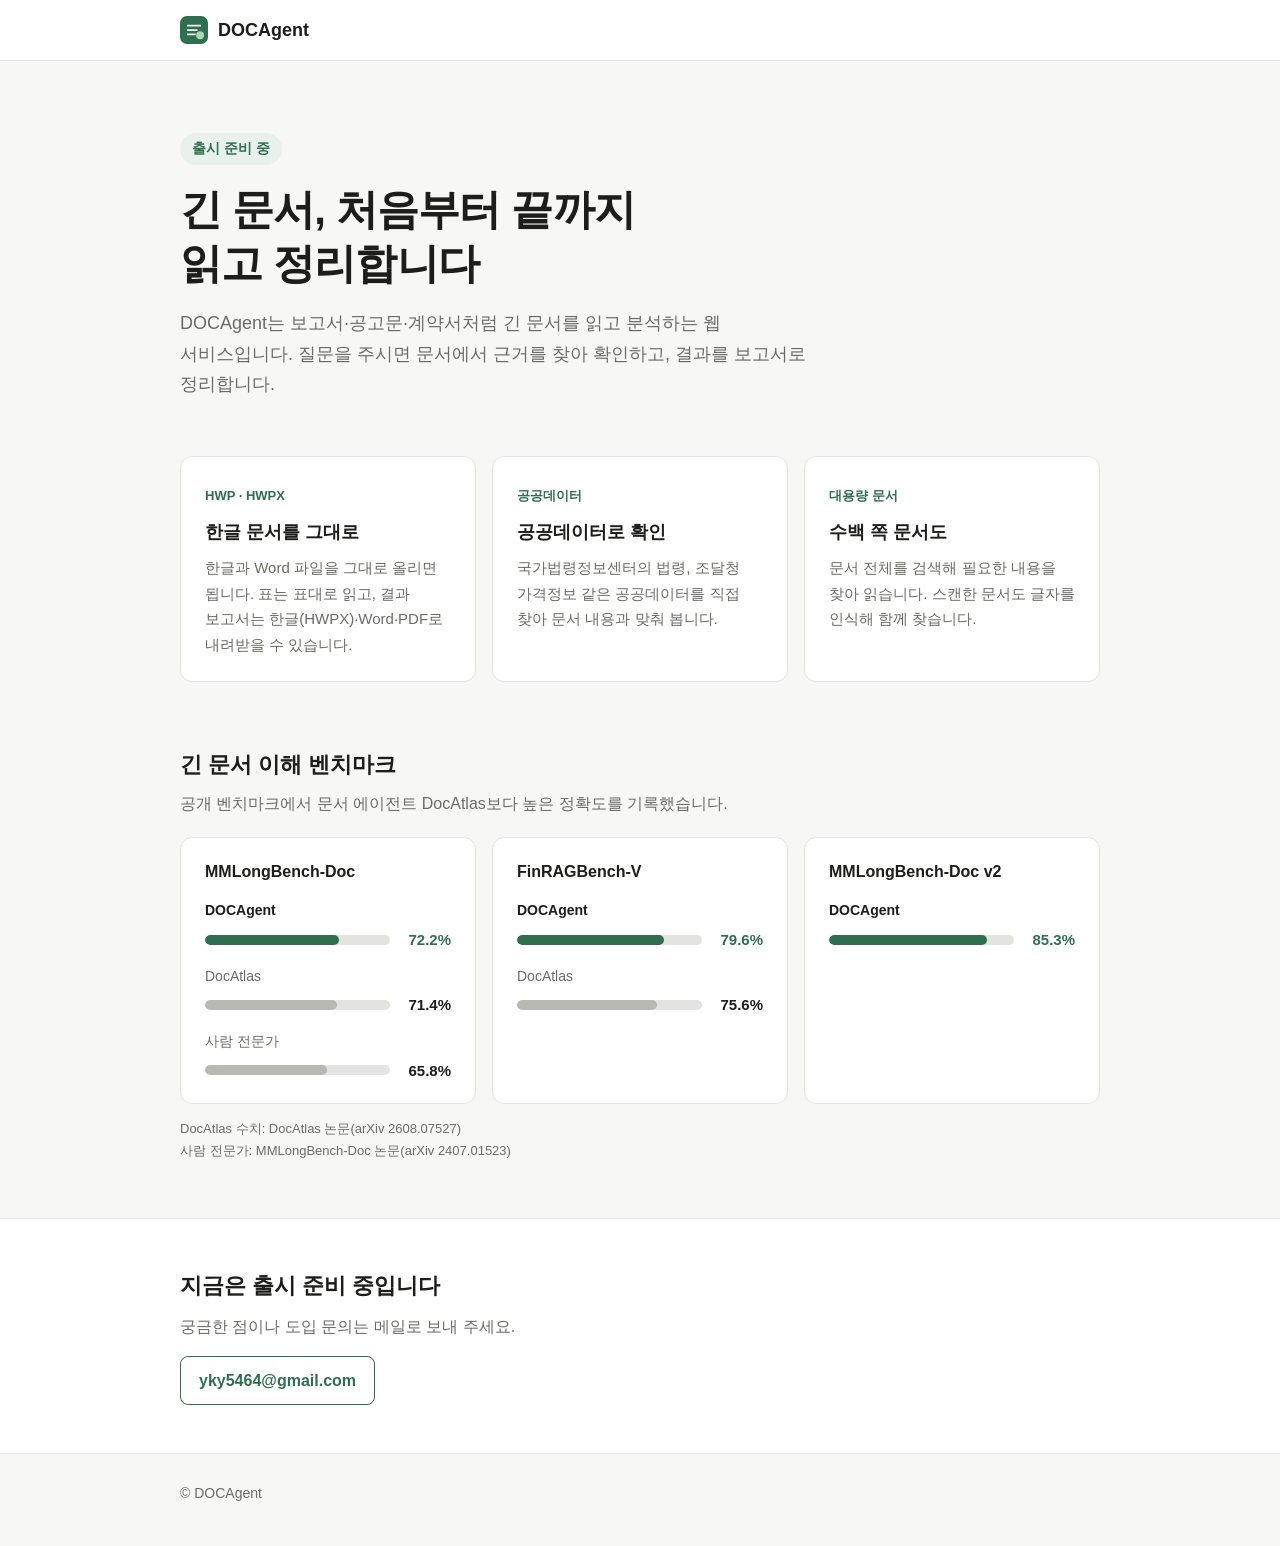
<file: index.html>
<!DOCTYPE html>
<html lang="ko">
<head>
  <meta charset="UTF-8">
  <meta name="viewport" content="width=device-width, initial-scale=1">
  <title>DOCAgent — 긴 문서를 끝까지 읽는 AI</title>
  <meta name="description" content="DOCAgent는 한글(HWP) 문서와 수백 쪽짜리 문서를 읽고, 법령·조달 가격 같은 공공데이터와 맞춰 보는 웹 서비스입니다. 출시 준비 중입니다.">
  <meta property="og:title" content="DOCAgent — 긴 문서를 끝까지 읽는 AI">
  <meta property="og:description" content="한글 문서, 공공데이터, 수백 쪽짜리 문서. 출시 준비 중입니다.">
  <meta property="og:type" content="website">
  <link rel="icon" type="image/svg+xml" href="favicon.svg">
  <link rel="stylesheet" href="style.css">
</head>
<body>
  <header class="site-header">
    <div class="wrap">
      <a class="brand" href="./"><img src="favicon.svg" alt="">DOCAgent</a>
    </div>
  </header>

  <main>
    <section class="hero">
      <div class="wrap">
        <span class="badge">출시 준비 중</span>
        <h1>긴 문서, 처음부터 끝까지<br>읽고 정리합니다</h1>
        <p>DOCAgent는 보고서·공고문·계약서처럼 긴 문서를 읽고 분석하는 웹 서비스입니다.
          질문을 주시면 문서에서 근거를 찾아 확인하고, 결과를 보고서로 정리합니다.</p>
      </div>
    </section>

    <section class="wrap features" aria-label="주요 기능">
      <article class="card">
        <span class="mark">HWP · HWPX</span>
        <h2>한글 문서를 그대로</h2>
        <p>한글과 Word 파일을 그대로 올리면 됩니다. 표는 표대로 읽고,
          결과 보고서는 한글(HWPX)·Word·PDF로 내려받을 수 있습니다.</p>
      </article>
      <article class="card">
        <span class="mark">공공데이터</span>
        <h2>공공데이터로 확인</h2>
        <p>국가법령정보센터의 법령, 조달청 가격정보 같은 공공데이터를
          직접 찾아 문서 내용과 맞춰 봅니다.</p>
      </article>
      <article class="card">
        <span class="mark">대용량 문서</span>
        <h2>수백 쪽 문서도</h2>
        <p>문서 전체를 검색해 필요한 내용을 찾아 읽습니다.
          스캔한 문서도 글자를 인식해 함께 찾습니다.</p>
      </article>
    </section>

    <section class="bench" aria-labelledby="bench-title">
      <div class="wrap">
        <h2 id="bench-title">긴 문서 이해 벤치마크</h2>
        <p class="bench-lead">공개 벤치마크에서 문서 에이전트 DocAtlas보다 높은 정확도를 기록했습니다.</p>
        <div class="bench-grid">
          <article class="bench-card">
            <h3>MMLongBench-Doc</h3>
            <dl class="bars">
              <div class="bar ours"><dt>DOCAgent</dt><dd><span style="--v:72.2%"></span><b>72.2%</b></dd></div>
              <div class="bar"><dt>DocAtlas</dt><dd><span style="--v:71.4%"></span><b>71.4%</b></dd></div>
              <div class="bar"><dt>사람 전문가</dt><dd><span style="--v:65.8%"></span><b>65.8%</b></dd></div>
            </dl>
          </article>
          <article class="bench-card">
            <h3>FinRAGBench-V</h3>
            <dl class="bars">
              <div class="bar ours"><dt>DOCAgent</dt><dd><span style="--v:79.6%"></span><b>79.6%</b></dd></div>
              <div class="bar"><dt>DocAtlas</dt><dd><span style="--v:75.6%"></span><b>75.6%</b></dd></div>
            </dl>
          </article>
          <article class="bench-card">
            <h3>MMLongBench-Doc v2</h3>
            <dl class="bars">
              <div class="bar ours"><dt>DOCAgent</dt><dd><span style="--v:85.3%"></span><b>85.3%</b></dd></div>
            </dl>
          </article>
        </div>
        <p class="bench-src">DocAtlas 수치: DocAtlas 논문(arXiv 2608.07527)<br>
          사람 전문가: MMLongBench-Doc 논문(arXiv 2407.01523)</p>
      </div>
    </section>

    <section class="status">
      <div class="wrap">
        <h2>지금은 출시 준비 중입니다</h2>
        <p>궁금한 점이나 도입 문의는 메일로 보내 주세요.</p>
        <a class="mail" href="mailto:yky5464@gmail.com">yky5464@gmail.com</a>
      </div>
    </section>
  </main>

  <footer>
    <div class="wrap">&copy; DOCAgent</div>
  </footer>
</body>
</html>
</file>
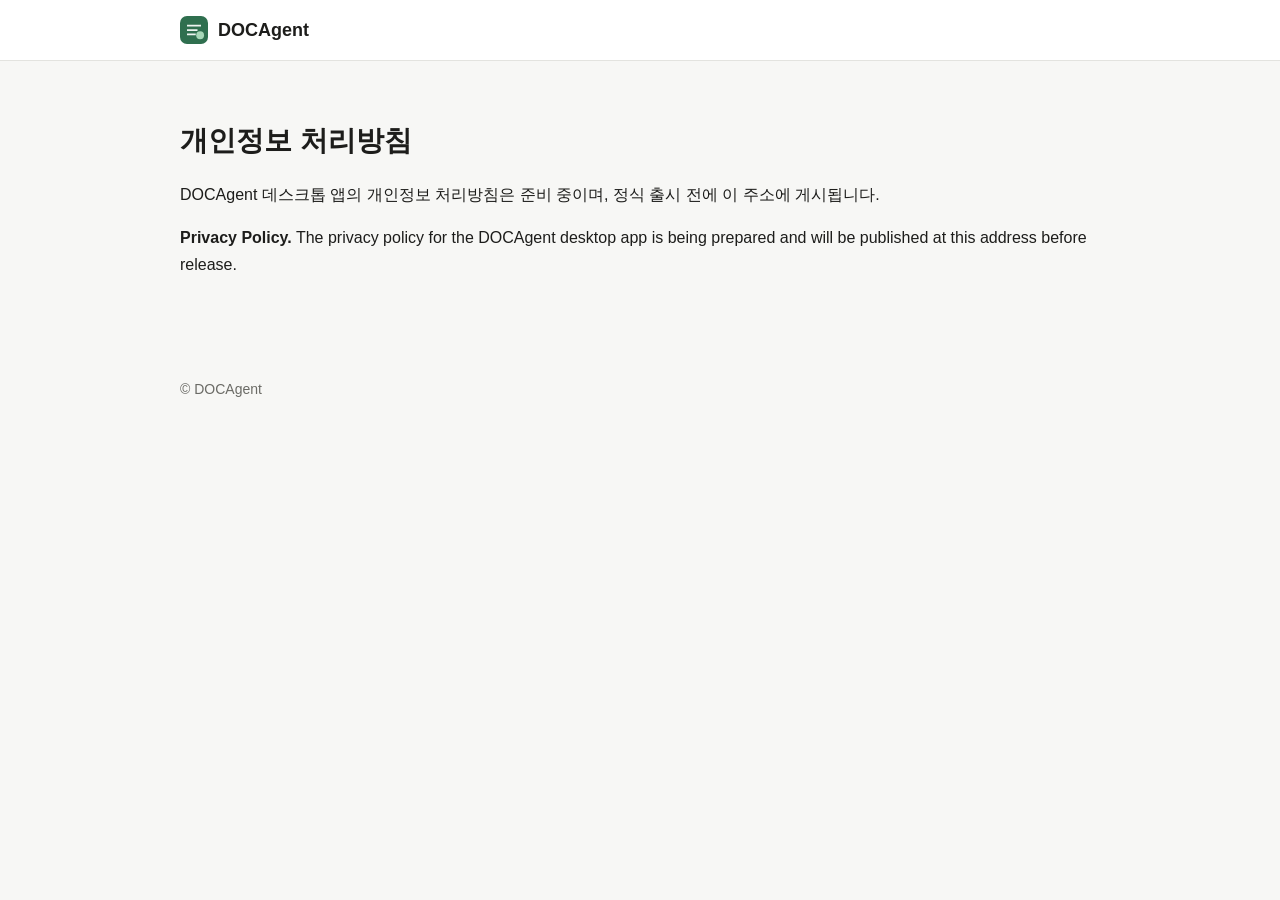
<file: privacy.html>
<!DOCTYPE html>
<html lang="ko">
<head>
  <meta charset="UTF-8">
  <meta name="viewport" content="width=device-width, initial-scale=1">
  <meta name="robots" content="noindex">
  <title>개인정보 처리방침 — DOCAgent</title>
  <link rel="icon" type="image/svg+xml" href="favicon.svg">
  <link rel="stylesheet" href="style.css">
</head>
<body>
  <!-- Placeholder: the DOCAgent desktop app links to this address
       (doc_agent/web/static/license_gate.js), so it exists before the text
       does. Replace the text, keep the path. -->
  <header class="site-header">
    <div class="wrap">
      <a class="brand" href="./"><img src="favicon.svg" alt="">DOCAgent</a>
    </div>
  </header>
  <main class="page">
    <div class="wrap">
      <h1>개인정보 처리방침</h1>
      <p>DOCAgent 데스크톱 앱의 개인정보 처리방침은 준비 중이며, 정식 출시 전에 이 주소에 게시됩니다.</p>
      <p lang="en"><strong>Privacy Policy.</strong> The privacy policy for the DOCAgent desktop app is being prepared and will be published at this address before release.</p>
    </div>
  </main>
  <footer>
    <div class="wrap">&copy; DOCAgent</div>
  </footer>
</body>
</html>
</file>
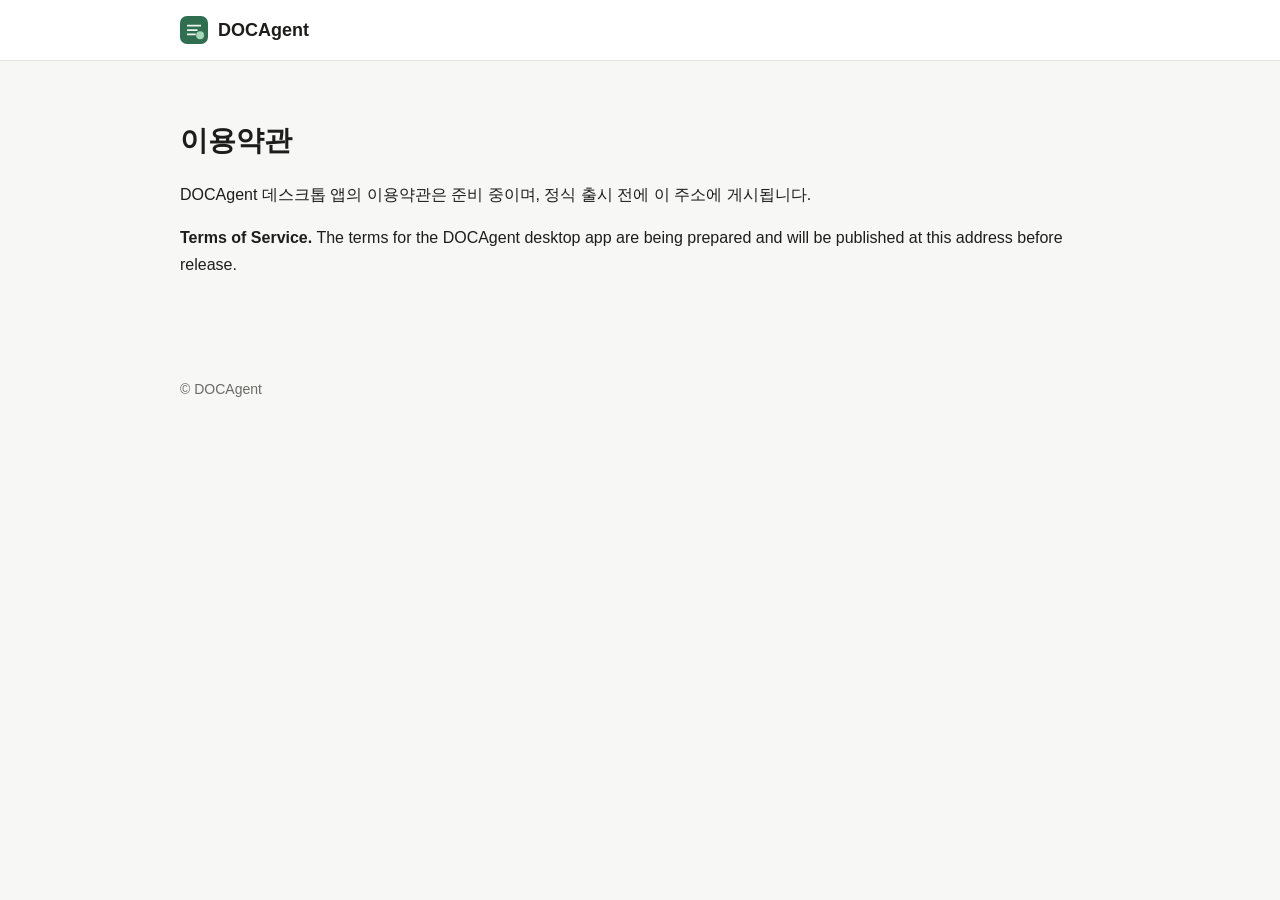
<file: terms.html>
<!DOCTYPE html>
<html lang="ko">
<head>
  <meta charset="UTF-8">
  <meta name="viewport" content="width=device-width, initial-scale=1">
  <meta name="robots" content="noindex">
  <title>이용약관 — DOCAgent</title>
  <link rel="icon" type="image/svg+xml" href="favicon.svg">
  <link rel="stylesheet" href="style.css">
</head>
<body>
  <!-- Placeholder: the DOCAgent desktop app links to this address
       (doc_agent/web/static/license_gate.js), so it exists before the text
       does. Replace the text, keep the path. -->
  <header class="site-header">
    <div class="wrap">
      <a class="brand" href="./"><img src="favicon.svg" alt="">DOCAgent</a>
    </div>
  </header>
  <main class="page">
    <div class="wrap">
      <h1>이용약관</h1>
      <p>DOCAgent 데스크톱 앱의 이용약관은 준비 중이며, 정식 출시 전에 이 주소에 게시됩니다.</p>
      <p lang="en"><strong>Terms of Service.</strong> The terms for the DOCAgent desktop app are being prepared and will be published at this address before release.</p>
    </div>
  </main>
  <footer>
    <div class="wrap">&copy; DOCAgent</div>
  </footer>
</body>
</html>
</file>
<file: style.css>
/* DOCAgent homepage. Colours follow the web app (doc_agent/webapp/static/style.css).
 * System fonts only: a web-font CDN would hand every visitor's address to a third party. */

:root {
  --bg: #f7f7f5;
  --panel: #ffffff;
  --ink: #1d1d1b;
  --muted: #6b6b66;
  --line: #e3e3df;
  --accent: #2f6f4f;
  --accent-soft: #e8f1ec;
  --max-w: 960px;
}

* { box-sizing: border-box; }

html { -webkit-text-size-adjust: 100%; }

body {
  margin: 0;
  font: 16px/1.7 -apple-system, "Segoe UI", "Apple SD Gothic Neo", "Malgun Gothic",
        "Noto Sans KR", Roboto, sans-serif;
  color: var(--ink);
  background: var(--bg);
  word-break: keep-all;
  overflow-wrap: break-word;
}

a { color: var(--accent); }

.wrap { max-width: var(--max-w); margin: 0 auto; padding: 0 20px; }

/* header */
.site-header { border-bottom: 1px solid var(--line); background: var(--panel); }
.site-header .wrap { display: flex; align-items: center; height: 60px; }
.brand { display: inline-flex; align-items: center; gap: 10px; font-weight: 700;
         font-size: 18px; color: var(--ink); text-decoration: none; }
.brand img { width: 28px; height: 28px; }

/* hero */
.hero { padding: 72px 0 56px; }
.badge { display: inline-block; padding: 4px 12px; border-radius: 999px;
         background: var(--accent-soft); color: var(--accent);
         font-size: 14px; font-weight: 600; }
.hero h1 { font-size: clamp(28px, 5vw, 42px); line-height: 1.3; margin: 18px 0 16px;
           letter-spacing: -0.02em; }
.hero p { font-size: 18px; color: var(--muted); max-width: 640px; margin: 0; }

/* features */
.features { display: grid; grid-template-columns: repeat(3, 1fr); gap: 16px;
            padding-bottom: 56px; }
.card { background: var(--panel); border: 1px solid var(--line); border-radius: 12px;
        padding: 24px; }
.card h2 { font-size: 18px; margin: 0 0 8px; }
.card p { margin: 0; color: var(--muted); font-size: 15px; }
.card .mark { display: inline-block; font-size: 13px; font-weight: 700; color: var(--accent);
              margin-bottom: 10px; }

/* benchmarks */
.bench { padding: 8px 0 56px; }
.bench h2 { font-size: 22px; margin: 0 0 6px; }
.bench-lead { margin: 0 0 20px; color: var(--muted); }
.bench-grid { display: grid; grid-template-columns: repeat(3, 1fr); gap: 16px; }
.bench-card { background: var(--panel); border: 1px solid var(--line); border-radius: 12px;
              padding: 20px 24px; }
.bench-card h3 { font-size: 16px; margin: 0 0 14px; }
.bars { margin: 0; }
.bar { margin: 0 0 12px; }
.bar:last-child { margin-bottom: 0; }
.bar dt { font-size: 14px; color: var(--muted); margin: 0 0 4px; }
.bar dd { display: flex; align-items: center; gap: 10px; margin: 0; }
.bar dd span { flex: 1; height: 10px; border-radius: 5px; background: var(--line);
               position: relative; overflow: hidden; }
.bar dd span::before { content: ""; position: absolute; inset: 0 auto 0 0; width: var(--v);
                       background: #b9b9b3; border-radius: 5px; }
.bar dd b { font-size: 15px; min-width: 3.4em; text-align: right; }
.bar.ours dt { color: var(--ink); font-weight: 700; }
.bar.ours dd span::before { background: var(--accent); }
.bar.ours dd b { color: var(--accent); }
.bench-src { margin: 14px 0 0; font-size: 13px; color: var(--muted); }

/* status + contact */
.status { background: var(--panel); border-top: 1px solid var(--line);
          border-bottom: 1px solid var(--line); padding: 48px 0; }
.status h2 { font-size: 22px; margin: 0 0 8px; }
.status p { margin: 0 0 16px; color: var(--muted); }
.mail { display: inline-block; padding: 10px 18px; border-radius: 8px;
        border: 1px solid var(--accent); color: var(--accent); font-weight: 600;
        text-decoration: none; }
.mail:hover { background: var(--accent-soft); }

/* simple pages (terms, privacy placeholders) */
.page { padding: 56px 0; }
.page h1 { font-size: 28px; margin: 0 0 16px; }

footer { padding: 28px 0 40px; color: var(--muted); font-size: 14px; }

@media (max-width: 760px) {
  .hero { padding: 48px 0 40px; }
  .hero p { font-size: 16px; }
  .features { grid-template-columns: 1fr; }
  .bench-grid { grid-template-columns: 1fr; }
}
</file>
